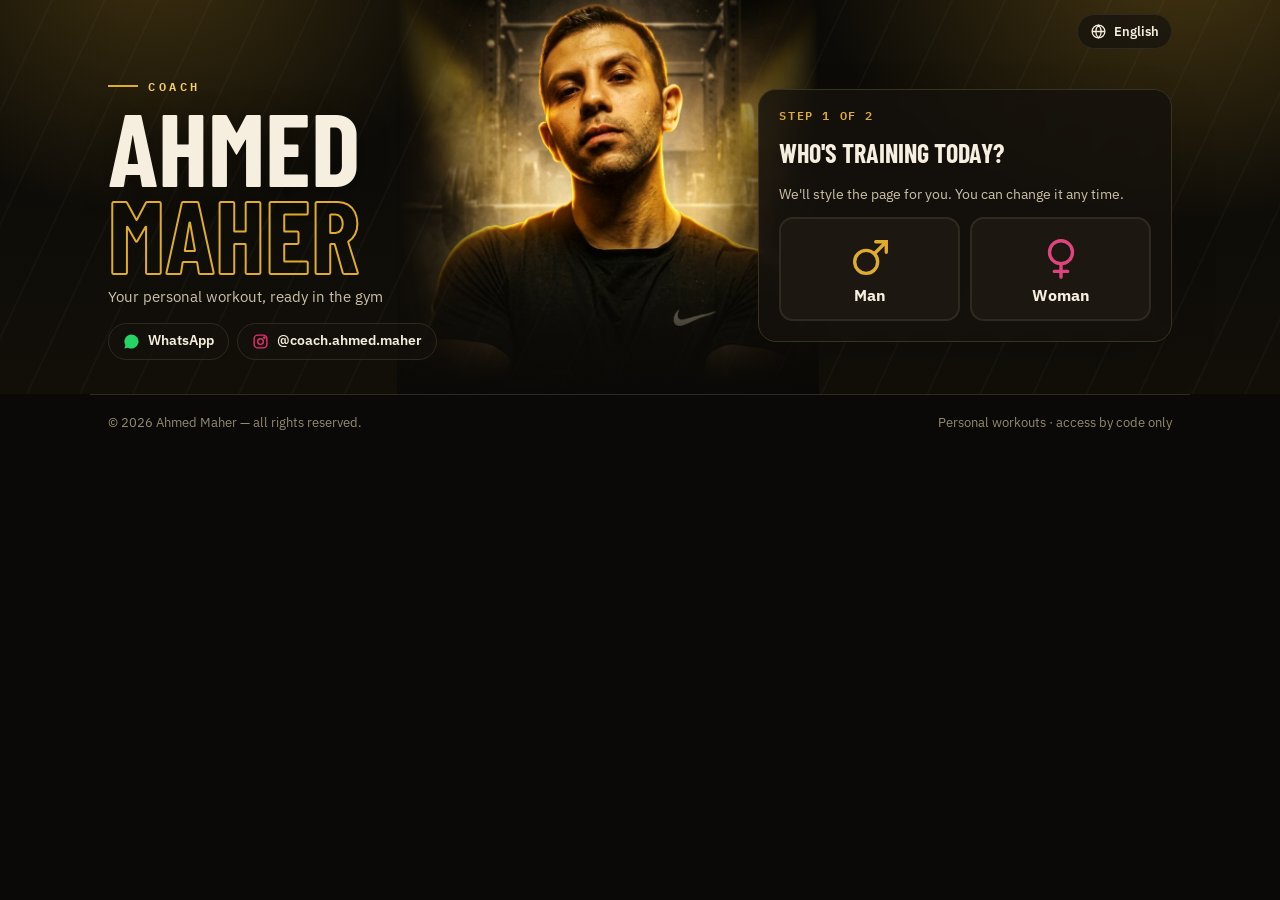
<file: index.html>
<!DOCTYPE html>
<html lang="en" data-g="m">
<head>
<meta charset="utf-8">
<meta name="viewport" content="width=device-width, initial-scale=1">
<meta name="robots" content="noindex, nofollow">
<meta name="theme-color" content="#0a0907">
<title>Ahmed Maher Workouts</title>
<link rel="icon" type="image/png" href="assets/favicon.png">
<link rel="apple-touch-icon" href="assets/apple-touch-icon.png">
<link rel="preconnect" href="https://fonts.googleapis.com">
<link rel="preconnect" href="https://fonts.gstatic.com" crossorigin>
<link href="https://fonts.googleapis.com/css2?family=Barlow+Condensed:wght@600;700&family=IBM+Plex+Sans:wght@400;500;600;700&family=IBM+Plex+Mono:wght@500;600&family=IBM+Plex+Sans+Arabic:wght@400;600;700&family=Noto+Sans+Devanagari:wght@400;600;700&family=Poppins:wght@400;500;600;700;800&display=swap" rel="stylesheet">
<link rel="stylesheet" href="assets/style.css?v=10">
<script>try{var g=localStorage.getItem("amw-g");if(g)document.documentElement.dataset.g=g;}catch(e){}</script>
</head>
<body>
<section class="band">
  <div class="coachpic" aria-hidden="true"><img src="images/coach.jpg" alt="" draggable="false"></div>
  <div class="bar-top">
    <div class="pills">
    </div>
    <div class="langwrap">
      <button type="button" class="pill" id="globe" aria-haspopup="true" aria-expanded="false" aria-controls="langmenu">
        <svg width="17" height="17" viewBox="0 0 24 24" fill="none" stroke="currentColor" stroke-width="1.8" aria-hidden="true"><circle cx="12" cy="12" r="9"/><path d="M3 12h18M12 3c2.6 2.6 3.9 5.6 3.9 9s-1.3 6.4-3.9 9c-2.6-2.6-3.9-5.6-3.9-9S9.4 5.6 12 3Z"/></svg>
        <span id="langname">English</span>
      </button>
      <div class="langmenu" id="langmenu" role="menu" hidden></div>
    </div>
  </div>
  <div class="band-in">
    <div>
      <span class="role" data-i="role">Coach</span>
      <h1 class="word" dir="ltr"><span class="solid" id="first">AHMED</span><span class="outline" id="last">MAHER</span></h1>
      <p class="tagline" data-i="tagline"></p>
      <div class="contact" id="contact"></div>
    </div>
    <div class="panel">
      <div class="step" id="step1">
        <span class="stepno" data-i="step1">Step 1 of 2</span>
        <h2 data-i="chooseTitle">Who's training today?</h2>
        <p data-i="chooseSub"></p>
        <div class="gpick">
          <button type="button" class="gbtn m" data-gender="m" aria-pressed="false">
            <svg viewBox="0 0 48 48" fill="none" stroke="currentColor" stroke-width="3.5" stroke-linecap="round" aria-hidden="true"><circle cx="20" cy="28" r="12"/><path d="M29 19 41 7M30 7h11v11"/></svg>
            <span data-i="man">Man</span></button>
          <button type="button" class="gbtn f" data-gender="f" aria-pressed="false">
            <svg viewBox="0 0 48 48" fill="none" stroke="currentColor" stroke-width="3.5" stroke-linecap="round" aria-hidden="true"><circle cx="24" cy="18" r="12"/><path d="M24 30v14M17 38h14"/></svg>
            <span data-i="woman">Woman</span></button>
        </div>
      </div>
      <form class="step" id="step2" autocomplete="off">
        <div class="stephead"><span class="stepno" data-i="step2">Step 2 of 2</span><button type="button" class="chg" id="chg"><span id="gicon"></span><span id="gname"></span> · <span data-i="change">Change</span></button></div>
        <h2 data-i="findTitle">Your workout</h2>
        <p data-i="findSub"></p>
        <label for="code" style="position:absolute;left:-9999px" data-i="codeLabel">Client code</label>
        <div class="search" dir="ltr">
          <svg width="20" height="20" viewBox="0 0 24 24" fill="none" stroke="#7b8592" stroke-width="2" style="align-self:center;margin-left:8px" aria-hidden="true"><circle cx="11" cy="11" r="7"/><path d="m20 20-3.5-3.5"/></svg>
          <input id="code" placeholder="e.g. HIBA-7K4Q2M" maxlength="40" spellcheck="false" autocapitalize="characters">
          <button type="submit" id="go"><svg width="16" height="16" viewBox="0 0 24 24" fill="none" stroke="currentColor" stroke-width="2.6" aria-hidden="true"><path d="M5 12h14M13 6l6 6-6 6"/></svg><span data-i="go">Open my workout</span></button>
        </div>
        <div class="msg" id="msg" role="status" aria-live="polite"></div>
        <div class="legal"><svg width="15" height="15" viewBox="0 0 24 24" fill="none" stroke="currentColor" stroke-width="2" aria-hidden="true" style="flex:none;margin-top:1px"><rect x="4" y="10" width="16" height="11" rx="2"/><path d="M8 10V7a4 4 0 0 1 8 0v3"/></svg><span id="legal"></span></div>
      </form>
    </div>
  </div>
</section>

<main id="workout" hidden></main>
<footer class="sitefoot"><span id="copy"></span><span data-i="foot2"></span></footer>
<div id="restpill" hidden role="timer" aria-live="off"><span data-i="restLeft">Rest</span><b>1:00</b><button type="button" data-i="skip">Skip</button></div>

<script src="assets/config.js?v=10"></script>
<script src="assets/i18n.js?v=10"></script>
<script src="assets/crypto.js?v=10"></script>
<script src="assets/photos.js?v=10"></script>
<script src="assets/anatomy.js?v=10"></script>
<script src="assets/workout.js?v=10"></script>
<script>
(function () {
  const S = window.SITE, $ = id => document.getElementById(id), T = I18N.t, html = document.documentElement;
  let gender = null, current = null, curId = null, lastMsg = null;
  try { gender = localStorage.getItem("amw-g"); } catch (e) {}
  $("first").textContent = S.coachFirst; $("last").textContent = S.coachLast;

  const ICON = { m: '<svg width="16" height="16" viewBox="0 0 48 48" fill="none" stroke="currentColor" stroke-width="4.5" stroke-linecap="round"><circle cx="20" cy="28" r="12"/><path d="M29 19 41 7M30 7h11v11"/></svg>',
                 f: '<svg width="16" height="16" viewBox="0 0 48 48" fill="none" stroke="currentColor" stroke-width="4.5" stroke-linecap="round"><circle cx="24" cy="18" r="12"/><path d="M24 30v14M17 38h14"/></svg>' };
  function setGender(g, go) {
    gender = g; html.dataset.g = g; try { localStorage.setItem("amw-g", g); } catch (e) {}
    document.querySelector('meta[name="theme-color"]').content = g === "f" ? "#fff6f8" : "#0a0907";
    document.querySelectorAll(".gbtn").forEach(b => b.setAttribute("aria-pressed", String(b.dataset.gender === g)));
    $("gicon").innerHTML = ICON[g]; $("gname").textContent = T(g === "f" ? "woman" : "man");
    if (go) { $("step1").classList.remove("on"); $("step2").classList.add("on"); $("code").focus({ preventScroll: true }); }
    if (current) draw();
  }
  function contact() {
    const a = [];
    if (S.whatsapp) a.push(`<a class="wa" href="https://wa.me/${S.whatsapp.replace(/\D/g, "")}" target="_blank" rel="noopener"><svg width="17" height="17" viewBox="0 0 24 24" fill="currentColor" aria-hidden="true"><path d="M12 2a10 10 0 0 0-8.6 15.1L2 22l5-1.3A10 10 0 1 0 12 2Zm4.5 12.1c-.2-.1-1.5-.7-1.7-.8s-.4-.1-.6.1-.7.8-.8 1-.3.2-.5.1a6.7 6.7 0 0 1-3.3-2.9c-.3-.4.2-.4.7-1.4a.5.5 0 0 0 0-.5l-.8-1.8c-.2-.5-.4-.4-.6-.4h-.5a1 1 0 0 0-.7.3 3 3 0 0 0-.9 2.2 5.2 5.2 0 0 0 1.1 2.7 11.8 11.8 0 0 0 4.5 4c1.7.7 2.4.8 3.2.6a2.8 2.8 0 0 0 1.8-1.3 2.3 2.3 0 0 0 .2-1.3c-.1-.1-.3-.2-.6-.3Z"/></svg><span>${T("wa")}</span></a>`);
    if (S.instagram) a.push(`<a class="ig" href="https://www.instagram.com/${S.instagram}/" target="_blank" rel="noopener"><svg width="17" height="17" viewBox="0 0 24 24" fill="none" stroke="currentColor" stroke-width="2" aria-hidden="true"><rect x="3" y="3" width="18" height="18" rx="5"/><circle cx="12" cy="12" r="4"/><circle cx="17.5" cy="6.5" r="1" fill="currentColor"/></svg><span dir="ltr">@${S.instagram}</span></a>`);
    $("contact").innerHTML = a.join("");
  }
  function setMsg(kind, key, vars) { lastMsg = [kind, key, vars]; $("msg").className = "msg" + (kind === "ok" ? " ok" : ""); $("msg").textContent = key ? T(key, vars) : ""; }
  function apply() {
    const l = I18N.lang, name = T("coach");
    html.lang = l; html.dir = I18N.dir();
    document.querySelectorAll("[data-i]").forEach(n => n.textContent = T(n.dataset.i));
    $("legal").textContent = T("legal", { name });
    $("copy").textContent = T("foot", { year: new Date().getFullYear(), name });
    $("langname").textContent = I18N.langs[l]._name;
    $("langmenu").innerHTML = I18N.order.map(k => `<button type="button" role="menuitemradio" aria-checked="${k === l}" data-l="${k}" lang="${k}" dir="${I18N.langs[k]._dir}">${I18N.langs[k]._name}${k === l ? " ✓" : ""}</button>`).join("");
    if (gender) $("gname").textContent = T(gender === "f" ? "woman" : "man");
    contact(); if (lastMsg) setMsg(...lastMsg); if (current) draw();
  }
  const menu = $("langmenu"), globe = $("globe");
  const closeMenu = () => { menu.hidden = true; globe.setAttribute("aria-expanded", "false"); };
  globe.addEventListener("click", e => { e.stopPropagation(); const o = menu.hidden; menu.hidden = !o; globe.setAttribute("aria-expanded", String(o)); });
  menu.addEventListener("click", e => { const b = e.target.closest("button[data-l]"); if (!b) return; I18N.set(b.dataset.l); closeMenu(); apply(); });
  document.addEventListener("click", e => { if (!e.target.closest(".langwrap")) closeMenu(); });
  document.addEventListener("keydown", e => { if (e.key === "Escape") closeMenu(); });
  document.querySelectorAll(".gbtn").forEach(b => b.addEventListener("click", () => setGender(b.dataset.gender, true)));
  $("chg").addEventListener("click", () => { $("step2").classList.remove("on"); $("step1").classList.add("on"); setMsg("", ""); });
  document.addEventListener("contextmenu", e => { if (e.target.tagName !== "INPUT") e.preventDefault(); });

  function draw() {
    Workout.render($("workout"), current, curId, gender || current.gender || "m", () => {
      current = null; $("workout").hidden = true; $("workout").innerHTML = ""; document.body.classList.remove("inwork"); window.scrollTo({ top: 0 }); });
    $("workout").hidden = false; document.body.classList.add("inwork");
  }
  async function open(code) {
    const c = Vault.normCode(code), btn = $("go");
    if (c.length < 4) { setMsg("", "msgShort"); return; }
    btn.disabled = true; setMsg("ok", "msgChecking");
    try {
      const id = await Vault.reportId(c);
      const res = await fetch("workouts/" + id + ".json", { cache: "no-store" });
      if (!res.ok) throw 0;
      current = await Vault.decryptReport(c, await res.json()); curId = id;
      if (!gender && current.gender) setGender(current.gender, false);
      setMsg("ok", "msgReady", { name: current.client.split(" ")[0] });
      draw(); window.scrollTo({ top: 0 });
    } catch (e) { setMsg("", "msgNotFound"); }
    finally { btn.disabled = false; }
  }
  $("step2").addEventListener("submit", e => { e.preventDefault(); open($("code").value); });

  if (gender) setGender(gender, false);
  $("step1").classList.add("on");
  apply();
})();
</script>
</body>
</html>
</file>
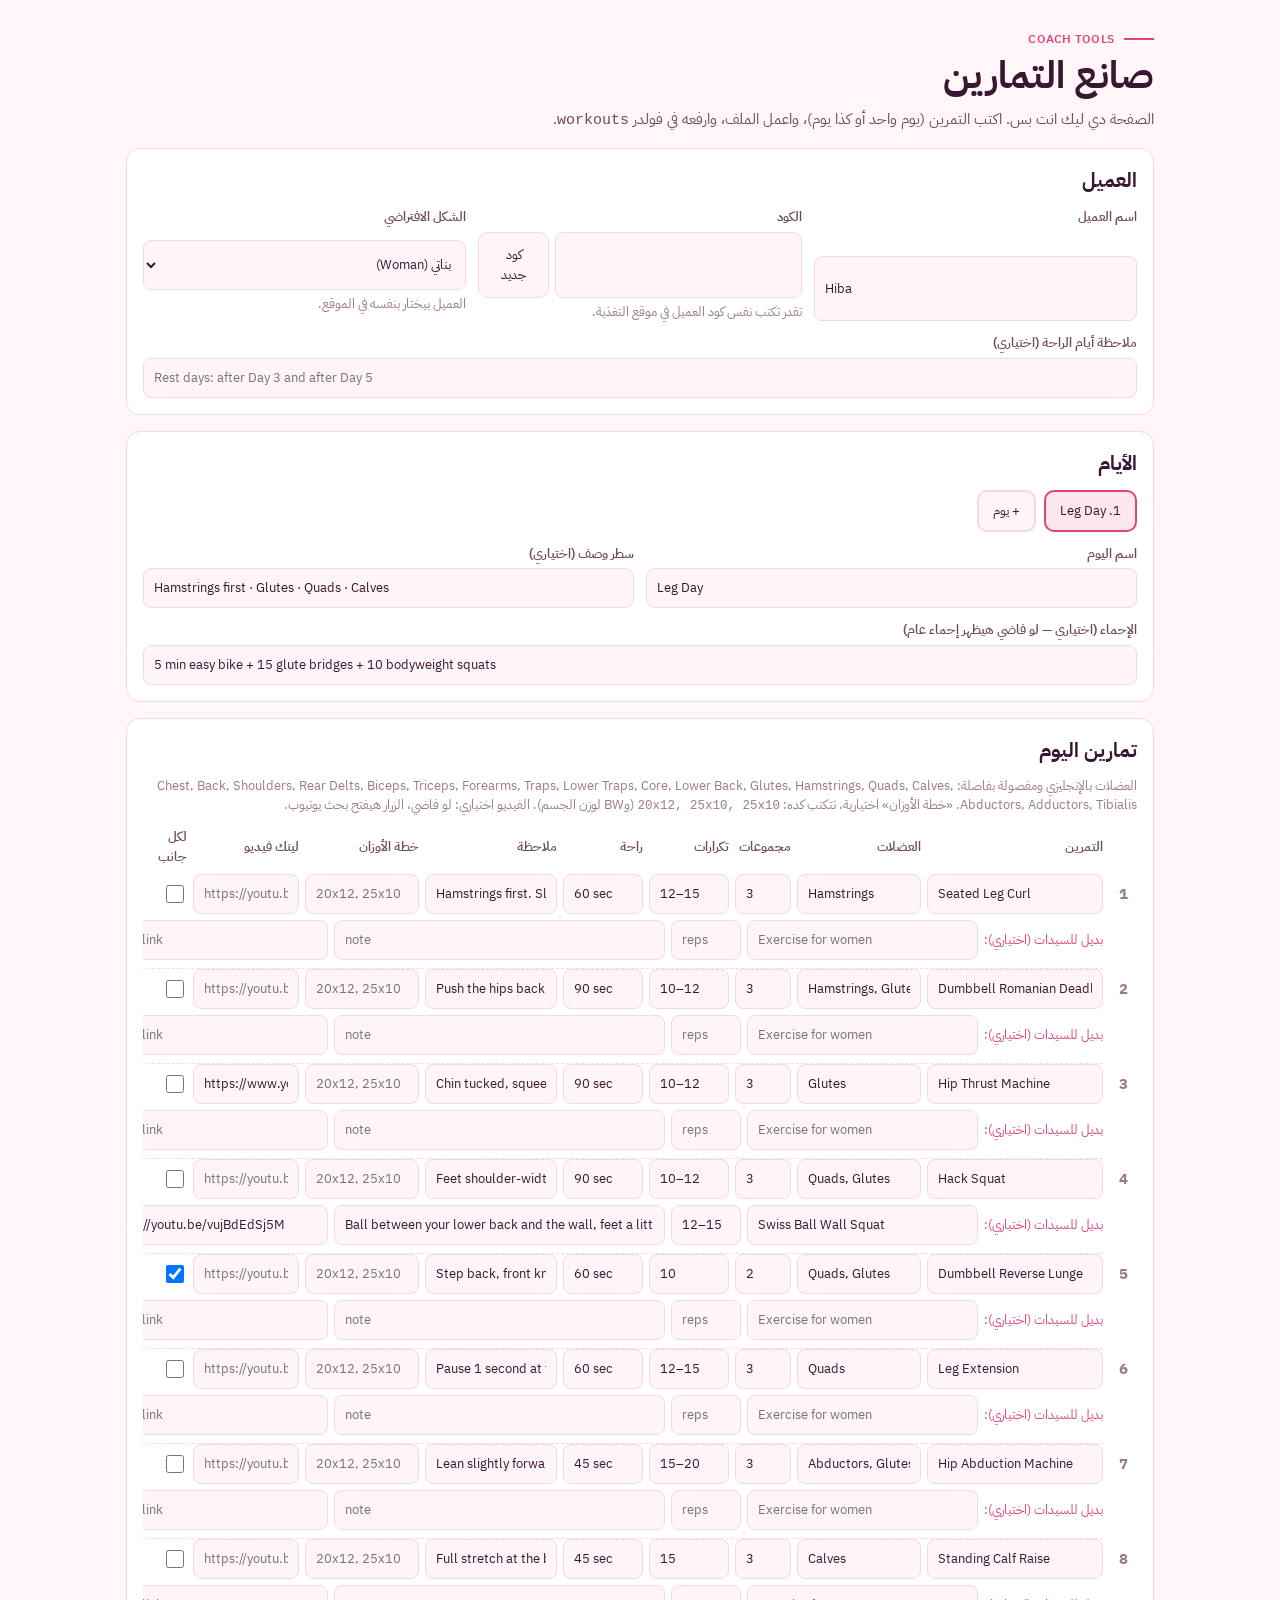
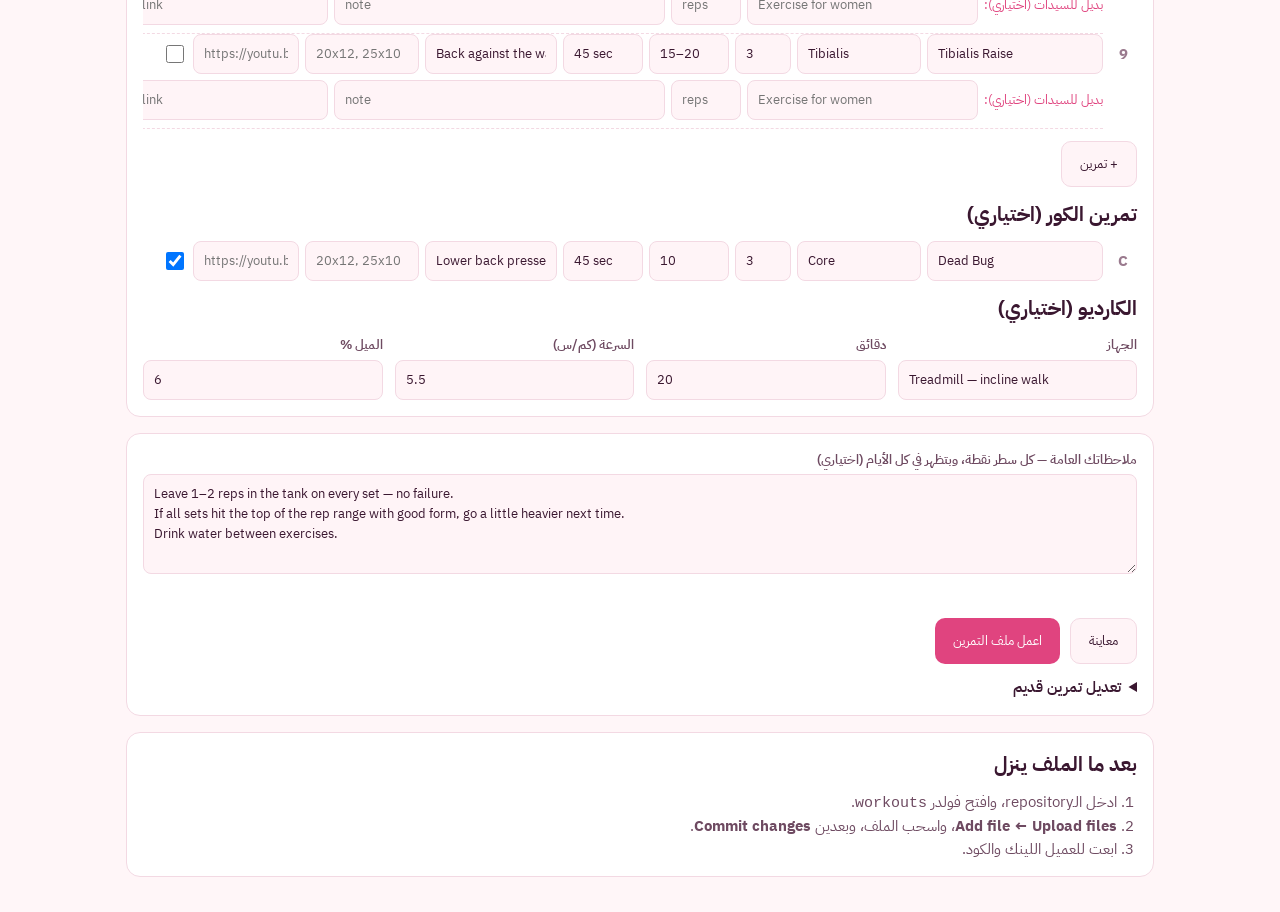
<file: admin.html>
<!DOCTYPE html>
<html lang="ar" dir="rtl" data-g="m">
<head>
<meta charset="utf-8">
<meta name="viewport" content="width=device-width, initial-scale=1">
<meta name="robots" content="noindex, nofollow">
<title>Workout Maker</title>
<link rel="icon" type="image/png" href="assets/favicon.png">
<link rel="preconnect" href="https://fonts.googleapis.com">
<link rel="preconnect" href="https://fonts.gstatic.com" crossorigin>
<link href="https://fonts.googleapis.com/css2?family=Barlow+Condensed:wght@600;700&family=IBM+Plex+Sans:wght@400;500;600;700&family=IBM+Plex+Mono:wght@500;600&family=IBM+Plex+Sans+Arabic:wght@400;600;700&family=Poppins:wght@400;600;700;800&display=swap" rel="stylesheet">
<link rel="stylesheet" href="assets/style.css?v=10">
<style>
  body{-webkit-user-select:auto;user-select:auto;font-family:"IBM Plex Sans Arabic",var(--body)}
  .adm{max-width:1060px;margin:0 auto;padding:24px 16px 40px;display:grid;gap:16px}
  .adm h1{font-size:38px;font-family:"IBM Plex Sans Arabic",sans-serif}
  .box{background:var(--card);border:1px solid var(--line);border-radius:14px;padding:16px;display:grid;gap:12px}
  .box h2{font-size:20px;font-family:"IBM Plex Sans Arabic",sans-serif;text-transform:none}
  .grid{display:grid;grid-template-columns:repeat(auto-fit,minmax(200px,1fr));gap:12px}
  .row{display:grid;gap:5px}
  .row label,.th{font-weight:600;font-size:13px;color:var(--ink2)}
  input,select,textarea{font:14px/1.4 inherit;font-family:inherit;padding:9px 10px;border:1px solid var(--line);border-radius:8px;background:var(--card2);color:var(--ink);width:100%;min-width:0}
  .ltr{direction:ltr;text-align:left}
  .mono{font-family:"IBM Plex Mono",monospace;letter-spacing:.05em}
  .tbl{display:grid;gap:8px;overflow-x:auto}
  .er{display:grid;grid-template-columns:28px 2fr 1.4fr 56px 80px 80px 1.5fr 1.3fr 1.2fr 50px 34px;gap:6px;align-items:center;min-width:1040px}
  .er .alt{grid-column:2 / -1;display:grid;grid-template-columns:auto 1.4fr 70px 2fr 1.4fr;gap:6px;align-items:center;font-size:12.5px;color:var(--accent);padding-bottom:8px;border-bottom:1px dashed var(--line)}
  .er .n{font-weight:700;color:var(--muted);text-align:center}
  .er input[type=checkbox]{width:18px;height:18px}
  .del{border:0;background:var(--soft);color:var(--bad);border-radius:8px;height:36px;cursor:pointer;font-weight:700}
  .btn{border:0;border-radius:10px;background:var(--accent);color:#fff;font:700 15px/1 inherit;font-family:inherit;padding:12px 18px;cursor:pointer}
  .btn.alt{background:var(--card2);color:var(--ink);border:1px solid var(--line)}
  .btns{display:flex;flex-wrap:wrap;gap:10px}
  .tabs{display:flex;flex-wrap:wrap;gap:8px;align-items:center}
  .tab{border:2px solid var(--line);background:var(--card2);color:var(--ink);border-radius:10px;padding:9px 14px;font:700 14px/1 inherit;font-family:inherit;cursor:pointer}
  .tab.on{border-color:var(--accent);background:var(--soft)}
  .out{background:var(--soft);border-radius:10px;padding:14px;display:none;gap:6px}
  .out code{font-family:"IBM Plex Mono",monospace;direction:ltr;display:inline-block;background:var(--card);padding:2px 8px;border-radius:5px}
  .err{color:var(--bad);font-weight:600;min-height:20px}
  ol{margin:0;padding-inline-start:20px;color:var(--ink2)}
  small{color:var(--muted)}
</style>
</head>
<body>
<div class="adm">
  <div><span class="role">Coach tools</span><h1>صانع التمارين</h1><p style="margin:4px 0 0;color:var(--ink2)">الصفحة دي ليك انت بس. اكتب التمرين (يوم واحد أو كذا يوم)، واعمل الملف، وارفعه في فولدر <code class="ltr">workouts</code>.</p></div>

  <div class="box">
    <h2>العميل</h2>
    <div class="grid">
      <div class="row"><label for="client">اسم العميل</label><input id="client" class="ltr" value="Hiba"></div>
      <div class="row"><label for="code">الكود</label><div style="display:flex;gap:6px"><input id="code" class="ltr mono"><button class="btn alt" id="gen" type="button">كود جديد</button></div><small>تقدر تكتب نفس كود العميل في موقع التغذية.</small></div>
      <div class="row"><label for="gender">الشكل الافتراضي</label><select id="gender"><option value="f">بناتي (Woman)</option><option value="m">رجالي (Man)</option></select><small>العميل بيختار بنفسه في الموقع.</small></div>
    </div>
    <div class="row"><label for="restNote">ملاحظة أيام الراحة (اختياري)</label><input id="restNote" class="ltr" placeholder="Rest days: after Day 3 and after Day 5"></div>
  </div>

  <div class="box">
    <h2>الأيام</h2>
    <div class="tabs" id="tabs"></div>
    <div class="grid">
      <div class="row"><label for="title">اسم اليوم</label><input id="title" class="ltr"></div>
      <div class="row"><label for="subtitle">سطر وصف (اختياري)</label><input id="subtitle" class="ltr"></div>
    </div>
    <div class="row"><label for="warmup">الإحماء (اختياري — لو فاضي هيظهر إحماء عام)</label><input id="warmup" class="ltr"></div>
  </div>

  <div class="box">
    <h2>تمارين اليوم</h2>
    <small>العضلات بالإنجليزي ومفصولة بفاصلة: Chest, Back, Shoulders, Rear Delts, Biceps, Triceps, Forearms, Traps, Lower Traps, Core, Lower Back, Glutes, Hamstrings, Quads, Calves, Abductors, Adductors, Tibialis.
      «خطة الأوزان» اختيارية، تتكتب كده: <code class="ltr">20x12, 25x10, 25x10</code> (وBW لوزن الجسم). الفيديو اختياري: لو فاضي، الزرار هيفتح بحث يوتيوب.</small>
    <div class="tbl">
      <div class="er th"><span></span><span>التمرين</span><span>العضلات</span><span>مجموعات</span><span>تكرارات</span><span>راحة</span><span>ملاحظة</span><span>خطة الأوزان</span><span>لينك فيديو</span><span>لكل جانب</span><span></span></div>
      <div id="rows"></div>
    </div>
    <div><button class="btn alt" id="add" type="button">+ تمرين</button></div>
    <h2>تمرين الكور (اختياري)</h2>
    <div class="tbl"><div id="corerow"></div></div>
    <h2>الكارديو (اختياري)</h2>
    <div class="grid">
      <div class="row"><label for="cm">الجهاز</label><input id="cm" class="ltr"></div>
      <div class="row"><label for="cmin">دقائق</label><input id="cmin" class="ltr"></div>
      <div class="row"><label for="cs">السرعة (كم/س)</label><input id="cs" class="ltr"></div>
      <div class="row"><label for="ci">الميل %</label><input id="ci" class="ltr"></div>
    </div>
  </div>

  <div class="box">
    <div class="row"><label for="notes">ملاحظاتك العامة — كل سطر نقطة، وبتظهر في كل الأيام (اختياري)</label><textarea id="notes" rows="4" class="ltr">Leave 1–2 reps in the tank on every set — no failure.
If all sets hit the top of the rep range with good form, go a little heavier next time.
Drink water between exercises.</textarea></div>
    <div class="err" id="err" role="alert"></div>
    <div class="btns"><button class="btn alt" id="preview" type="button">معاينة</button><button class="btn" id="make" type="button">اعمل ملف التمرين</button></div>
    <div class="out" id="out"></div>
    <details><summary style="cursor:pointer;font-weight:600">تعديل تمرين قديم</summary>
      <div class="grid" style="margin-top:10px"><div class="row"><label for="oldcode">كود العميل</label><input id="oldcode" class="ltr mono"></div>
      <div class="row"><label for="oldfile">ملف التمرين (.json)</label><input type="file" id="oldfile" accept=".json"></div></div>
      <small>اكتب الكود الأول، وبعدين اختار الملف، وهيتملا الفورم بالتمرين القديم.</small>
    </details>
  </div>

  <div class="box"><h2>بعد ما الملف ينزل</h2>
    <ol><li>ادخل الـrepository، وافتح فولدر <code class="ltr">workouts</code>.</li><li><b>Add file ← Upload files</b>، واسحب الملف، وبعدين <b>Commit changes</b>.</li><li>ابعت للعميل اللينك والكود.</li></ol></div>
</div>
<main id="workout" hidden></main>
<div id="restpill" hidden><span>Rest</span><b>1:00</b><button type="button">Skip</button></div>

<script src="assets/config.js?v=10"></script>
<script src="assets/i18n.js?v=10"></script>
<script src="assets/crypto.js?v=10"></script>
<script src="assets/photos.js?v=10"></script>
<script src="assets/anatomy.js?v=10"></script>
<script src="assets/workout.js?v=10"></script>
<script>
(function () {
  const $ = id => document.getElementById(id);
  const LEG_DAY = {
    name: "Leg Day", subtitle: "Hamstrings first · Glutes · Quads · Calves", warmup: "5 min easy bike + 15 glute bridges + 10 bodyweight squats",
    exercises: [
      { name: "Seated Leg Curl", muscles: ["Hamstrings"], sets: 3, reps: "12–15", rest: "60 sec", note: "Hamstrings first. Slow 3-second lowering, toes pointed up." },
      { name: "Dumbbell Romanian Deadlift", muscles: ["Hamstrings", "Glutes"], sets: 3, reps: "10–12", rest: "90 sec", note: "Push the hips back, dumbbells close to the legs, back flat." },
      { name: "Hip Thrust Machine", muscles: ["Glutes"], sets: 3, reps: "10–12", rest: "90 sec", note: "Chin tucked, squeeze the glutes 2 seconds at the top.", video: "https://www.youtube.com/shorts/CO3V68I7CbE?feature=share" },
      { name: "Hack Squat", muscles: ["Quads", "Glutes"], sets: 3, reps: "10–12", rest: "90 sec", note: "Feet shoulder-width, go as deep as you control. (Replaces the leg press.)",
        alt: { f: { name: "Swiss Ball Wall Squat", reps: "12–15", note: "Ball between your lower back and the wall, feet a little forward. Sit down to knee level, push up through the heels.", video: "https://youtu.be/vujBdEdSj5M" } } },
      { name: "Dumbbell Reverse Lunge", muscles: ["Quads", "Glutes"], sets: 2, reps: "10", rest: "60 sec", note: "Step back, front knee over the foot. Reps per leg.", perSide: true },
      { name: "Leg Extension", muscles: ["Quads"], sets: 3, reps: "12–15", rest: "60 sec", note: "Pause 1 second at the top." },
      { name: "Hip Abduction Machine", muscles: ["Abductors", "Glutes"], sets: 3, reps: "15–20", rest: "45 sec", note: "Lean slightly forward, push the knees out and hold 1 second." },
      { name: "Standing Calf Raise", muscles: ["Calves"], sets: 3, reps: "15", rest: "45 sec", note: "Full stretch at the bottom, pause at the top." },
      { name: "Tibialis Raise", muscles: ["Tibialis"], sets: 3, reps: "15–20", rest: "45 sec", note: "Back against the wall, heels about a foot forward. Lift the toes as high as you can, lower slowly." }
    ],
    core: { name: "Dead Bug", muscles: ["Core"], sets: 3, reps: "10", rest: "45 sec", note: "Lower back pressed into the floor. Reps per side.", perSide: true },
    cardio: { machine: "Treadmill — incline walk", minutes: "20", speed: "5.5", incline: "6" }
  };
  const blankDay = n => ({ name: "Day " + n, subtitle: "", warmup: "", exercises: [], core: null, cardio: null });
  let days = [JSON.parse(JSON.stringify(LEG_DAY))], cur = 0;

  const v = s => String(s ?? "").replace(/"/g, "&quot;");
  const planTxt = p => (p || []).map(x => `${x[0] || "BW"}x${x[1]}`).join(", ");
  const parsePlan = s => s.split(",").map(x => x.trim()).filter(Boolean).map(x => { const [k, r] = x.split(/\s*[x×*]\s*/i); return [/^bw$/i.test(k || "") ? "" : (k || "").trim(), (r || "").trim()]; });
  const rowHTML = (e, i, core) => { e = e || {}; const a = (e.alt && e.alt.f) || {};
    return `<div class="er" data-core="${core ? 1 : 0}"><span class="n">${core ? "C" : i + 1}</span>
    <input class="ltr f-name" value="${v(e.name)}" placeholder="Exercise"><input class="ltr f-mus" value="${v((e.muscles || []).join(", "))}" placeholder="Chest, Triceps">
    <input class="ltr f-sets" value="${v(e.sets)}"><input class="ltr f-reps" value="${v(e.reps)}"><input class="ltr f-rest" value="${v(e.rest)}">
    <input class="ltr f-note" value="${v(e.note)}"><input class="ltr f-plan" value="${v(planTxt(e.plan))}" placeholder="20x12, 25x10"><input class="ltr f-vid" value="${v(e.video)}" placeholder="https://youtu.be/…">
    <input type="checkbox" class="f-side" ${e.perSide ? "checked" : ""}>${core ? "<span></span>" : `<button class="del" type="button" aria-label="حذف">✕</button>`}
    ${core ? "" : `<div class="alt"><span>بديل للسيدات (اختياري):</span><input class="ltr a-name" value="${v(a.name)}" placeholder="Exercise for women"><input class="ltr a-reps" value="${v(a.reps)}" placeholder="reps"><input class="ltr a-note" value="${v(a.note)}" placeholder="note"><input class="ltr a-vid" value="${v(a.video)}" placeholder="video link"></div>`}</div>`; };
  const readRow = el => { const q = c => el.querySelector(c); const e = { name: q(".f-name").value.trim(), muscles: q(".f-mus").value.split(",").map(s => s.trim()).filter(Boolean),
      sets: +q(".f-sets").value || 0, reps: q(".f-reps").value.trim(), rest: q(".f-rest").value.trim(), note: q(".f-note").value.trim(), video: q(".f-vid").value.trim(), perSide: q(".f-side").checked };
    const pl = parsePlan(q(".f-plan").value); if (pl.length) e.plan = pl;
    if (q(".a-name") && q(".a-name").value.trim()) e.alt = { f: { name: q(".a-name").value.trim(), reps: q(".a-reps").value.trim(), note: q(".a-note").value.trim(), video: q(".a-vid").value.trim() } };
    return e; };

  function renum() { [...$("rows").children].forEach((el, i) => el.querySelector(".n").textContent = i + 1); }
  function saveCur() {
    const D = days[cur]; D.name = $("title").value.trim(); D.subtitle = $("subtitle").value.trim(); D.warmup = $("warmup").value.trim();
    D.exercises = [...$("rows").children].map(readRow).filter(e => e.name);
    const c = readRow($("corerow").firstElementChild); D.core = c.name ? c : null;
    D.cardio = $("cmin").value.trim() ? { machine: $("cm").value.trim(), minutes: $("cmin").value.trim(), speed: $("cs").value.trim(), incline: $("ci").value.trim() } : null;
  }
  function loadDay(i) {
    cur = i; const D = days[i];
    $("title").value = D.name || ""; $("subtitle").value = D.subtitle || ""; $("warmup").value = D.warmup || "";
    $("rows").innerHTML = (D.exercises || []).map((e, j) => rowHTML(e, j)).join("");
    $("corerow").innerHTML = rowHTML(D.core, 0, true);
    const c = D.cardio || {}; $("cm").value = c.machine || ""; $("cmin").value = c.minutes || ""; $("cs").value = c.speed || ""; $("ci").value = c.incline || "";
    renum(); tabs();
  }
  function tabs() {
    $("tabs").innerHTML = days.map((d, i) => `<button type="button" class="tab${i === cur ? " on" : ""}" data-t="${i}">${i + 1}. ${d.name || "Day " + (i + 1)}</button>`).join("")
      + `<button type="button" class="tab" id="addday">+ يوم</button>` + (days.length > 1 ? `<button type="button" class="tab" id="delday" style="color:var(--bad)">✕ احذف اليوم ده</button>` : "");
  }
  $("tabs").addEventListener("click", e => {
    const b = e.target.closest("button"); if (!b) return; saveCur();
    if (b.id === "addday") { days.push(blankDay(days.length + 1)); loadDay(days.length - 1); }
    else if (b.id === "delday") { days.splice(cur, 1); loadDay(Math.max(0, cur - 1)); }
    else loadDay(+b.dataset.t);
  });
  $("rows").addEventListener("click", e => { if (e.target.classList.contains("del")) { e.target.closest(".er").remove(); renum(); } });
  $("add").addEventListener("click", () => { $("rows").insertAdjacentHTML("beforeend", rowHTML({ sets: 3, reps: "10–12", rest: "60 sec" }, 0)); renum(); });

  function build() {
    saveCur();
    if (!$("client").value.trim()) { $("err").textContent = "اكتب اسم العميل."; return null; }
    const empty = days.findIndex(d => !d.exercises.length);
    if (empty >= 0) { $("err").textContent = `اليوم ${empty + 1} مفيهوش تمارين.`; return null; }
    $("err").textContent = "";
    const base = { client: $("client").value.trim(), gender: $("gender").value, notes: $("notes").value.split("\n").map(s => s.trim()).filter(Boolean),
      restNote: $("restNote").value.trim(), made: new Date().toISOString().slice(0, 10) };
    if (days.length === 1) { const D = days[0]; return { ...base, title: D.name, subtitle: D.subtitle, warmup: D.warmup, exercises: D.exercises, core: D.core, cardio: D.cardio }; }
    return { ...base, days: days.map(d => ({ ...d })) };
  }
  $("gen").addEventListener("click", () => {
    const abc = "ABCDEFGHJKMNPQRSTUVWXYZ23456789", r = crypto.getRandomValues(new Uint8Array(6));
    const base = ($("client").value || "CLIENT").toUpperCase().replace(/[^A-Z0-9]/g, "").slice(0, 10) || "CLIENT";
    $("code").value = base + "-" + [...r].map(x => abc[x % abc.length]).join("");
  });
  $("gender").addEventListener("change", () => document.documentElement.dataset.g = $("gender").value);
  $("preview").addEventListener("click", () => { const W = build(); if (!W) return; const m = $("workout"); m.hidden = false;
    document.documentElement.dataset.g = W.gender;
    Workout.render(m, W, "preview-" + Date.now(), W.gender, () => { m.hidden = true; m.innerHTML = ""; window.scrollTo({ top: 0 }); }); m.scrollIntoView({ behavior: "smooth" }); });
  $("make").addEventListener("click", async () => {
    const W = build(); if (!W) return;
    const code = Vault.normCode($("code").value);
    if (code.length < 6) { $("err").textContent = "الكود لازم يكون 6 حروف/أرقام على الأقل. دوس «كود جديد» أو اكتب كود العميل."; return; }
    $("code").value = code;
    const id = await Vault.reportId(code), file = await Vault.encryptReport(code, W);
    const a = document.createElement("a"); a.href = URL.createObjectURL(new Blob([JSON.stringify(file)], { type: "application/json" })); a.download = id + ".json";
    document.body.appendChild(a); a.click(); a.remove();
    $("out").style.display = "grid";
    $("out").innerHTML = `<b>الملف نزل: <code>${id}.json</code></b><span>ارفعه في فولدر <code>workouts</code>، وابعت لـ${W.client} الكود: <code>${code}</code></span>`;
  });
  $("oldfile").addEventListener("change", async () => {
    const f = $("oldfile").files[0], code = Vault.normCode($("oldcode").value); if (!f) return;
    try { const W = await Vault.decryptReport(code, JSON.parse(await f.text()));
      $("client").value = W.client; $("code").value = code; $("gender").value = W.gender || "f"; $("restNote").value = W.restNote || "";
      $("notes").value = (W.notes || []).join("\n");
      days = W.days ? W.days.map(d => ({ ...d })) : [{ name: W.title, subtitle: W.subtitle, warmup: W.warmup, exercises: W.exercises, core: W.core, cardio: W.cardio }];
      loadDay(0); $("err").textContent = "";
    } catch (e) { $("err").textContent = "الكود مش مطابق للملف ده."; }
  });
  loadDay(0);
  document.documentElement.dataset.g = $("gender").value;
})();
</script>
</body>
</html>
</file>
<file: assets/style.css>
/* Layout idea: phone-first gym companion. Two committed visual worlds chosen by the client:
   "m" = night-gym steel with an electric accent, "f" = soft blush with rose and lavender. */
[hidden]{display:none!important}
:root,[data-g="m"]{
  color-scheme: dark;
  --bg:#0a0907; --bg2:#100e0a; --card:#15120d; --card2:#1c1811; --ink:#f6efdf; --ink2:#cdc2a8; --muted:#948a72; --line:#2f2a1f;
  --accent:#e0ac2b; --accent2:#f5d06a; --accent-ink:#1a1305; --soft:#2a2213; --good:#4cc77e; --bad:#ff6b5e;
  --muscle:#f1b62d; --muscle2:#ffd979; --sil:#241f16; --silline:#3d3526;
  --radius:14px; --display:"Barlow Condensed","IBM Plex Sans Arabic","Noto Sans Devanagari","Arial Narrow",sans-serif;
  --body:"IBM Plex Sans","IBM Plex Sans Arabic","Noto Sans Devanagari",system-ui,sans-serif; --dispw:700; --disptr:uppercase;
  --hero:radial-gradient(520px 420px at 12% -12%,rgba(240,182,45,.22) 0%,transparent 62%),radial-gradient(620px 460px at 92% -14%,rgba(240,182,45,.26) 0%,transparent 60%),linear-gradient(180deg,#0b0a07,#120f09);
}
[data-g="f"]{
  color-scheme: light;
  --bg:#fff6f8; --bg2:#ffeef3; --card:#ffffff; --card2:#fff4f7; --ink:#3a1730; --ink2:#6e4a61; --muted:#9a7a8e; --line:#f3d9e3;
  --accent:#e0447f; --accent2:#8f63ec; --accent-ink:#fff; --soft:#fde6ee; --good:#1f9d5b; --bad:#d9364f;
  --muscle:#ec4f8b; --muscle2:#b48cff; --sil:#f6dfe8; --silline:#eac3d3;
  --radius:22px; --display:"Poppins","IBM Plex Sans Arabic","Noto Sans Devanagari",sans-serif;
  --body:"Poppins","IBM Plex Sans Arabic","Noto Sans Devanagari",system-ui,sans-serif; --dispw:700; --disptr:none;
  --hero:radial-gradient(700px 360px at 92% -20%,#ffd1e2 0%,transparent 62%),radial-gradient(600px 300px at 0% 120%,#e9dcff 0%,transparent 60%),linear-gradient(180deg,#fff0f5,#fff7fa);
}
*{box-sizing:border-box}
html,body{margin:0}
body{background:var(--bg);color:var(--ink);font:15px/1.5 var(--body);-webkit-font-smoothing:antialiased;-webkit-user-select:none;user-select:none;-webkit-touch-callout:none;transition:background .3s,color .3s}
input{-webkit-user-select:text;user-select:text}
h1,h2,h3{font-family:var(--display);margin:0;text-wrap:balance}
button{font-family:inherit}
button:focus-visible,a:focus-visible,input:focus-visible{outline:2px solid var(--accent);outline-offset:2px}
html[lang="ar"] body{font-family:"IBM Plex Sans Arabic",var(--body)}
html[lang="hi"] body{font-family:"Noto Sans Devanagari",var(--body)}
html[lang="ar"] h1:not(.word),html[lang="ar"] h2,html[lang="ar"] h3{font-family:"IBM Plex Sans Arabic",sans-serif;text-transform:none}
html[lang="hi"] h1:not(.word),html[lang="hi"] h2,html[lang="hi"] h3{font-family:"Noto Sans Devanagari",sans-serif;text-transform:none}
@media print{body *{display:none!important}}

/* ---------- top band ---------- */
.band{background:var(--hero);position:relative;overflow:hidden}
[data-g="m"] .band::before{content:"";position:absolute;inset:0;background:repeating-linear-gradient(115deg,transparent 0 46px,rgba(255,255,255,.025) 46px 48px);pointer-events:none}
[data-g="f"] .band::before{content:"";position:absolute;inset:0;background-image:radial-gradient(circle at 1px 1px,rgba(224,68,127,.12) 1.2px,transparent 0);background-size:22px 22px;pointer-events:none}
.bar-top{position:relative;max-width:1100px;margin:0 auto;padding:14px 18px 0;display:flex;justify-content:space-between;align-items:center;gap:10px;z-index:30}
.pills{display:flex;gap:8px;align-items:center}
.pill{display:inline-flex;align-items:center;gap:7px;border:1px solid var(--line);background:color-mix(in srgb,var(--card) 70%,transparent);color:var(--ink);border-radius:999px;padding:8px 12px;font:600 13px/1 var(--body);cursor:pointer}
.langwrap{position:relative}
.langmenu{position:absolute;inset-inline-end:0;top:calc(100% + 8px);min-width:170px;background:var(--card);border:1px solid var(--line);border-radius:12px;box-shadow:0 14px 40px rgba(0,0,0,.25);padding:6px;display:grid;gap:2px}
.langmenu button{border:0;background:transparent;text-align:start;padding:10px 12px;border-radius:8px;font:500 15px/1.2 var(--body);color:var(--ink);cursor:pointer}
.langmenu button:hover,.langmenu button:focus-visible{background:var(--soft);outline:none}
.langmenu button[aria-checked="true"]{color:var(--accent);font-weight:700}
.band-in{position:relative;max-width:1100px;margin:0 auto;padding:22px 18px 34px;display:grid;grid-template-columns:1fr 1fr;gap:30px;align-items:center}
.band-in>*{min-width:0}
.role{display:inline-flex;align-items:center;gap:10px;font:600 12px/1 "IBM Plex Mono",monospace;letter-spacing:.3em;text-transform:uppercase;color:var(--accent)}
.role::before{content:"";width:30px;height:2px;background:var(--accent)}
.word{font-family:"Barlow Condensed","Arial Narrow",sans-serif;font-weight:700;line-height:.84;text-transform:uppercase;font-size:clamp(58px,10vw,118px);margin:8px 0 10px}
[data-g="f"] .word{font-family:"Poppins",sans-serif;font-weight:800;line-height:.9;font-size:clamp(46px,8vw,96px);letter-spacing:-.02em}
.word .solid{display:block;color:var(--ink)}
.word .outline{display:block;color:transparent;-webkit-text-stroke:2px var(--accent)}
[data-g="f"] .word .outline{-webkit-text-stroke:0;background:linear-gradient(90deg,var(--accent),var(--accent2));-webkit-background-clip:text;background-clip:text}
.tagline{color:var(--ink2);margin:0 0 14px;max-width:40ch}
.contact{display:flex;flex-wrap:wrap;gap:8px}
.contact a{display:inline-flex;align-items:center;gap:8px;padding:9px 14px;border-radius:999px;text-decoration:none;font:600 13.5px/1 var(--body);color:var(--ink);border:1px solid var(--line);background:color-mix(in srgb,var(--card) 60%,transparent)}
.contact .wa svg{color:#25d366}.contact .ig svg{color:#e1306c}

/* ---------- panel: gender (step 1) then code (step 2) ---------- */
.panel{background:color-mix(in srgb,var(--card) 88%,transparent);border:1px solid var(--line);border-radius:calc(var(--radius) + 4px);padding:20px;display:grid;gap:12px;grid-template-columns:minmax(0,1fr);box-shadow:0 18px 50px rgba(0,0,0,.12);backdrop-filter:blur(6px)}
.panel h2{font-size:26px;font-weight:var(--dispw);text-transform:var(--disptr)}
.panel p{margin:0;color:var(--ink2);font-size:14px}
.step{display:none}.step.on{display:grid;gap:12px}
.stepno{font:600 11.5px/1 "IBM Plex Mono",monospace;letter-spacing:.14em;text-transform:uppercase;color:var(--accent)}
html[lang="ar"] .stepno,html[lang="hi"] .stepno{letter-spacing:0;font-family:inherit}
.stephead{display:flex;justify-content:space-between;align-items:center;gap:8px;flex-wrap:wrap}
.chg{display:inline-flex;align-items:center;gap:6px;border:1px solid var(--line);background:var(--card2);color:var(--ink);border-radius:999px;padding:6px 11px;font:600 12.5px/1 var(--body);cursor:pointer}
.chg svg{color:var(--accent)}
.gpick{display:grid;grid-template-columns:1fr 1fr;gap:10px}
.gbtn{display:grid;justify-items:center;gap:6px;padding:16px 10px;border-radius:var(--radius);border:2px solid var(--line);background:var(--card2);color:var(--ink);font:700 16px/1 var(--body);cursor:pointer;transition:transform .15s,border-color .15s}
.gbtn svg{width:46px;height:46px}
.gbtn:hover{transform:translateY(-2px)}
.gbtn[aria-pressed="true"]{border-color:var(--accent);background:var(--soft)}
.gbtn.m svg{color:#e0ac2b}.gbtn.f svg{color:#e0447f}
.search{display:flex;gap:8px;background:#fff;border-radius:12px;padding:6px;box-shadow:0 8px 24px rgba(0,0,0,.15);border:1px solid var(--line)}
.search input{flex:1;min-width:0;width:100%;border:0;outline:0;font:600 18px/1 "IBM Plex Mono",monospace;letter-spacing:.1em;text-transform:uppercase;padding:12px;color:#14111a;background:transparent}
.search input::placeholder{color:#9aa4b2;letter-spacing:.04em;font-weight:500;text-transform:none;font-family:var(--body);font-size:15px}
.search button{border:0;border-radius:9px;background:var(--accent);color:var(--accent-ink);font:700 15px/1 var(--body);padding:0 18px;cursor:pointer;display:inline-flex;align-items:center;gap:8px;white-space:nowrap}
[data-g="f"] .search button{background:linear-gradient(90deg,var(--accent),var(--accent2));border-radius:999px}
[data-g="f"] .search{border-radius:999px}
.search button[disabled]{opacity:.7}
.msg{min-height:20px;font-size:13.5px;color:var(--bad)}
.msg.ok{color:var(--good)}
.legal{display:flex;gap:10px;font-size:12px;color:var(--muted);border-top:1px dashed var(--line);padding-top:10px}

/* ---------- anatomy ---------- */
.anat{display:block;height:auto;overflow:visible}
.anat .sil path,.anat .sil circle{fill:var(--sil);stroke:var(--silline);stroke-width:1.2}
.anat .mz path,.anat .mz rect,.anat .mz ellipse{fill:color-mix(in srgb,var(--silline) 70%,var(--sil));stroke:var(--bg);stroke-width:1.4}
.anat .mz.on path,.anat .mz.on rect,.anat .mz.on ellipse{fill:var(--muscle);filter:drop-shadow(0 0 6px color-mix(in srgb,var(--muscle) 55%,transparent))}
.anat .vlab{font:700 9px/1 "IBM Plex Mono",monospace;letter-spacing:.2em;fill:var(--muted);text-anchor:middle}
.anat.lg .mz.on path,.anat.lg .mz.on rect,.anat.lg .mz.on ellipse{animation:pulse 2.4s ease-in-out infinite}
@keyframes pulse{0%,100%{opacity:1}50%{opacity:.7}}
@media (prefers-reduced-motion:reduce){.anat .mz.on path,.anat .mz.on rect,.anat .mz.on ellipse{animation:none}}

/* ---------- workout ---------- */
.wwrap{max-width:760px;margin:0 auto;padding:18px 16px 60px;display:grid;gap:14px}
.wtop{display:flex}
.ghost{border:1px solid var(--line);background:var(--card);color:var(--ink);border-radius:999px;padding:8px 14px;font:600 13px/1 var(--body);cursor:pointer}
.whero{background:var(--hero);border:1px solid var(--line);border-radius:calc(var(--radius) + 4px);padding:20px;display:grid;grid-template-columns:1.2fr 1fr;gap:12px;align-items:center;overflow:hidden}
.eyebrow{font:600 12px/1 "IBM Plex Mono",monospace;letter-spacing:.16em;text-transform:uppercase;color:var(--accent)}
html[lang="ar"] .eyebrow,html[lang="hi"] .eyebrow,html[lang="ar"] .role,html[lang="hi"] .role{letter-spacing:.02em;font-family:inherit}
.whero h1{font-size:clamp(40px,8vw,64px);font-weight:var(--dispw);text-transform:var(--disptr);line-height:.95;margin:8px 0 6px}
[data-g="f"] .whero h1{background:linear-gradient(90deg,var(--accent),var(--accent2));-webkit-background-clip:text;background-clip:text;color:transparent}
.wsub{margin:0 0 10px;color:var(--ink2)}
.tg{display:grid;gap:6px}.tg>span{font-size:12px;color:var(--muted);font-weight:600}
.chips{display:flex;flex-wrap:wrap;gap:6px}
.mchip{font:600 12px/1 var(--body);padding:6px 10px;border-radius:999px;background:color-mix(in srgb,var(--muscle) 16%,transparent);color:var(--muscle);border:1px solid color-mix(in srgb,var(--muscle) 35%,transparent)}
[data-g="m"] .mchip{color:#f5d06a}
.whero-fig{display:flex;justify-content:center;gap:2px}
.whero-fig .anat{width:104px}
.prog{position:sticky;top:0;z-index:15;background:color-mix(in srgb,var(--bg) 92%,transparent);backdrop-filter:blur(8px);padding:10px 2px;display:grid;gap:6px}
.prog .bar{height:10px;border-radius:99px;background:var(--line);overflow:hidden}
.prog .bar i{display:block;height:100%;width:0;border-radius:99px;background:linear-gradient(90deg,var(--accent),var(--accent2));transition:width .3s}
.prog span{font:600 13px/1 var(--body);color:var(--ink2)}
.prog.full span{color:var(--good)}
.warm{display:flex;gap:12px;align-items:flex-start;background:var(--card);border:1px solid var(--line);border-radius:var(--radius);padding:14px 16px}
.warm h3{font-size:19px}.warm p{margin:2px 0 0;color:var(--ink2);font-size:14px}
.wic{font-size:26px;line-height:1}
.exlist{display:grid;gap:14px}
.ex{background:var(--card);border:1px solid var(--line);border-radius:var(--radius);padding:16px;display:grid;gap:12px;position:relative;overflow:hidden}
[data-g="f"] .ex{box-shadow:0 10px 30px rgba(224,68,127,.08)}
.ex.corecard{border-color:color-mix(in srgb,var(--accent2) 45%,var(--line))}
.exhead{display:grid;grid-template-columns:auto 1fr auto;gap:12px;align-items:center}
.exnum{font:700 40px/1 var(--display);color:transparent;-webkit-text-stroke:1.5px var(--accent);min-width:48px}
[data-g="f"] .exnum{-webkit-text-stroke:0;color:var(--accent);opacity:.9;font-size:34px}
.exkind{font:600 11px/1 "IBM Plex Mono",monospace;letter-spacing:.14em;text-transform:uppercase;color:var(--muted)}
html[lang="ar"] .exkind,html[lang="hi"] .exkind{letter-spacing:0;font-family:inherit}
.ex h3{font-size:22px;font-weight:var(--dispw);text-transform:var(--disptr);margin:4px 0 6px;line-height:1.1}
[data-g="f"] .ex h3{font-size:19px}
.exfig{display:flex;gap:0}
.exfig .anat{width:42px}
.badges{display:flex;flex-wrap:wrap;gap:8px;align-items:center}
.bd{display:inline-flex;align-items:baseline;gap:6px;background:var(--card2);border:1px solid var(--line);border-radius:10px;padding:7px 10px;font-size:12.5px;color:var(--ink2)}
.bd b{font:700 17px/1 var(--display);color:var(--ink)}
.vid{display:inline-flex;align-items:center;gap:6px;text-decoration:none;font:700 13px/1 var(--body);color:var(--ink);background:var(--card2);border:1px solid var(--line);border-radius:10px;padding:7px 12px;margin-inline-start:auto}
.cue{margin:0;font-size:13.5px;color:var(--ink2);border-inline-start:3px solid var(--accent);padding-inline-start:10px}
.lastline{margin:0;font-size:13px;color:var(--muted)}
.lastline b{color:var(--accent);font-weight:700}
.sets{display:grid;gap:8px}
.srow{display:grid;grid-template-columns:28px 1fr auto 1fr 44px;gap:8px;align-items:center;padding:6px;border-radius:12px;background:var(--card2);border:1px solid transparent;transition:background .2s,border-color .2s}
.srow.done{border-color:color-mix(in srgb,var(--good) 55%,transparent);background:color-mix(in srgb,var(--good) 10%,var(--card2))}
.sn{font:700 15px/1 var(--display);color:var(--muted);text-align:center}
.fld{display:flex;align-items:center;gap:6px;background:var(--card);border:1px solid var(--line);border-radius:10px;padding:0 10px}
.fld input{width:100%;min-width:0;border:0;outline:0;background:transparent;color:var(--ink);font:700 18px/1 var(--body);padding:10px 0;text-align:center}
.fld input::placeholder{color:var(--muted);font-weight:500;opacity:.8}
.fld em{font-style:normal;font-size:11.5px;color:var(--muted)}
.x{color:var(--muted)}
.tick{width:44px;height:44px;border-radius:12px;border:2px solid var(--line);background:var(--card);color:transparent;cursor:pointer;display:grid;place-items:center;transition:all .15s}
.tick[aria-pressed="true"]{background:var(--good);border-color:var(--good);color:#fff}
.exfoot{display:flex;justify-content:space-between;align-items:center;gap:8px;flex-wrap:wrap}
.restbtn{border:1px dashed var(--line);background:transparent;color:var(--ink2);border-radius:999px;padding:7px 12px;font:600 13px/1 var(--body);cursor:pointer}
.cmp{font:700 13px/1 var(--body)}.cmp.up{color:var(--good)}.cmp.down{color:var(--bad)}.cmp.eq{color:var(--muted)}
.cardio{position:relative;overflow:hidden;border-radius:var(--radius);padding:18px;display:grid;gap:12px;color:#fff;background:linear-gradient(120deg,#1b160c,#3a2c0f 55%,#c8951f 140%);border:1px solid #4a3a16}
[data-g="f"] .cardio{background:linear-gradient(120deg,#e0447f,#8f63ec)}
.cardio .exkind{color:rgba(255,255,255,.75)}
.cardio h3{font-size:24px;text-transform:var(--disptr)}
.cdhead{display:flex;justify-content:space-between;align-items:center;gap:10px}
.cdstats{display:flex;gap:10px;flex-wrap:wrap;position:relative;z-index:1}
.cdstats div{background:rgba(255,255,255,.14);border:1px solid rgba(255,255,255,.22);border-radius:12px;padding:10px 14px;display:grid;min-width:92px}
.cdstats b{font:700 32px/1 "Barlow Condensed",sans-serif}
.cdstats span{font-size:12px;opacity:.85}.cdstats em{font-style:normal;font-size:11px;opacity:.7;text-transform:uppercase;letter-spacing:.08em}
.tread{position:absolute;inset-inline-end:14px;bottom:10px;width:120px;color:rgba(255,255,255,.22);opacity:.6}
.tick.big{flex:none;width:52px;height:52px;border-color:rgba(255,255,255,.5);background:rgba(255,255,255,.12)}
.cardio.done{outline:3px solid var(--good)}
.cnotes{background:var(--card);border:1px solid var(--line);border-radius:var(--radius);padding:14px 16px}
.cnotes ul{margin:6px 0 0;padding-inline-start:18px;color:var(--ink2)}
.savebar{display:grid;gap:8px}
.savebtn{border:0;border-radius:14px;padding:16px;font:700 17px/1 var(--body);color:var(--accent-ink);background:linear-gradient(90deg,var(--accent),var(--accent2));cursor:pointer;box-shadow:0 12px 28px color-mix(in srgb,var(--accent) 35%,transparent)}
[data-g="f"] .savebtn{border-radius:999px}
.smsg{margin:0;text-align:center;font-size:13.5px;color:var(--muted)}.smsg.ok{color:var(--good);font-weight:600}
.devnote{margin:0;text-align:center;font-size:12px;color:var(--muted)}
.hist{background:var(--card);border:1px solid var(--line);border-radius:var(--radius);padding:14px 16px}
.hist h3{font-size:18px}.hist ul{list-style:none;margin:8px 0 0;padding:0;display:grid;gap:6px}
.hist li{display:flex;justify-content:space-between;font-size:14px;border-bottom:1px solid var(--line);padding-bottom:6px;color:var(--ink2)}
.hist p{margin:6px 0 0;color:var(--muted);font-size:13.5px}
#restpill{position:fixed;left:50%;bottom:18px;transform:translateX(-50%);z-index:40;display:flex;align-items:center;gap:12px;padding:10px 12px 10px 16px;border-radius:999px;color:var(--accent-ink);
  background:conic-gradient(var(--accent2) var(--p,0%),var(--accent) 0);box-shadow:0 12px 30px rgba(0,0,0,.3);font:600 14px/1 var(--body)}
#restpill b{font:700 24px/1 "Barlow Condensed",sans-serif;min-width:52px;text-align:center}
#restpill button{border:0;background:rgba(255,255,255,.22);color:#fff;border-radius:999px;padding:7px 12px;font:700 12.5px/1 var(--body);cursor:pointer}
#restpill.ding{animation:ding .4s ease-in-out 3}
@keyframes ding{50%{transform:translateX(-50%) scale(1.08)}}
body.party .savebtn{animation:pop .5s 2}
@keyframes pop{50%{transform:scale(1.04)}}
.sitefoot{max-width:1100px;margin:0 auto;padding:18px;display:flex;flex-wrap:wrap;justify-content:space-between;gap:8px;color:var(--muted);font-size:12.5px;border-top:1px solid var(--line)}
body.inwork .band-in{display:none}

@media (max-width:820px){.band-in{grid-template-columns:1fr}.whero{grid-template-columns:1fr}.whero-fig .anat{width:110px}}
@media (max-width:420px){.srow{grid-template-columns:22px 1fr auto 1fr 40px;gap:6px}.tick{width:40px;height:40px}.fld{padding:0 6px}.fld em{display:none}.search button span{display:none}.exfig .anat{width:36px}}
.daytabs{display:grid;grid-template-columns:repeat(auto-fit,minmax(66px,1fr));gap:6px;scroll-margin-top:8px}
.dtab{display:grid;gap:4px;align-content:start;text-align:center;min-width:0;padding:10px 6px;border-radius:12px;border:2px solid var(--line);background:var(--card);color:var(--ink);cursor:pointer;font-family:var(--body)}
.dtab b{font:700 15px/1 var(--display);text-transform:var(--disptr)}
.dtab small{font-size:11px;line-height:1.25;color:var(--muted)}
.dtab.on{border-color:var(--accent);background:var(--soft)}
.dtab.on small{color:var(--accent)}
[data-g="f"] .dtab{border-radius:16px}
.restnote{margin:-4px 0 0;font-size:12.5px;color:var(--muted)}
.planline{margin:0;font-size:13px;color:var(--muted)}
.planline b{color:var(--ink);font-weight:700}
.vid.pho{cursor:pointer;font-family:var(--body);margin-inline-start:auto}
.vid.pho + .vid{margin-inline-start:0}
.vid.pho svg{color:var(--accent)}
#lightbox{position:fixed;inset:0;z-index:60;background:rgba(5,8,14,.86);display:grid;place-items:center;padding:16px;backdrop-filter:blur(4px)}
.lbin{width:min(560px,100%);max-height:100%;display:grid;grid-template-rows:auto 1fr;gap:10px}
.lbhead{display:flex;justify-content:space-between;align-items:center;gap:10px;color:#fff;font-size:15px}
.lbclose{border:0;width:40px;height:40px;border-radius:50%;background:rgba(255,255,255,.16);color:#fff;font-size:18px;cursor:pointer}
.lbimgs{display:flex;gap:10px;overflow-x:auto;scroll-snap-type:x mandatory;max-height:calc(100vh - 110px)}
.lbimgs img{flex:0 0 100%;max-width:100%;max-height:calc(100vh - 110px);object-fit:contain;border-radius:14px;scroll-snap-align:center;background:#000;-webkit-user-drag:none;pointer-events:none}
.wabtn{display:inline-flex;align-items:center;justify-content:center;gap:8px;border:1px solid #25d366;background:color-mix(in srgb,#25d366 12%,var(--card));color:var(--ink);border-radius:14px;padding:13px;font:700 15px/1 var(--body);cursor:pointer}
.wabtn svg{color:#25d366}
[data-g="f"] .wabtn{border-radius:999px}

/* ---------- coach photo, blended into the band (no frame) ---------- */
.coachpic{position:absolute;inset-block:0;inset-inline-start:27%;width:min(520px,37%);pointer-events:none;z-index:0}
.coachpic img{width:100%;height:100%;object-fit:cover;object-position:50% 10%;display:block;-webkit-user-drag:none;user-select:none;
  -webkit-mask-image:linear-gradient(90deg,transparent 0%,#000 28%,#000 72%,transparent 100%),linear-gradient(180deg,#000 55%,transparent 100%);
  -webkit-mask-composite:source-in;mask-image:linear-gradient(90deg,transparent 0%,#000 28%,#000 72%,transparent 100%),linear-gradient(180deg,#000 55%,transparent 100%);mask-composite:intersect}
[data-g="m"] .coachpic img{filter:saturate(1.05) contrast(1.05)}
[data-g="m"] .coachpic::after{content:"";position:absolute;inset:0;background:linear-gradient(0deg,var(--bg) 0%,transparent 28%)}
[data-g="f"] .coachpic img{filter:grayscale(1) contrast(1.08) brightness(1.08);mix-blend-mode:multiply;opacity:.55}
.bar-top,.band-in{z-index:2}
.band-in>div:first-child{position:relative}
.word{text-shadow:0 4px 30px rgba(0,0,0,.35)}
[data-g="m"] .panel{background:color-mix(in srgb,#15120d 82%,transparent);border-color:#3a3220}
[data-g="m"] .role{color:var(--accent2)}
[data-g="m"] .word .outline{-webkit-text-stroke:2px var(--accent);text-shadow:none}
[data-g="m"] .whero{border-color:#3a3220}
[data-g="m"] .ex.corecard{border-color:#5a4718}
body.inwork .coachpic{display:none}
@media (max-width:820px){
  .coachpic{inset-inline-start:auto;inset-inline-end:-8%;inset-block-start:0;inset-block-end:auto;width:66%;height:440px}
  .coachpic img{-webkit-mask-image:linear-gradient(90deg,transparent 0%,#000 32%,#000 100%),linear-gradient(180deg,#000 50%,transparent 100%);
    mask-image:linear-gradient(90deg,transparent 0%,#000 32%,#000 100%),linear-gradient(180deg,#000 50%,transparent 100%)}
  html[dir="rtl"] .coachpic img{-webkit-mask-image:linear-gradient(270deg,transparent 0%,#000 32%,#000 100%),linear-gradient(180deg,#000 50%,transparent 100%);
    mask-image:linear-gradient(270deg,transparent 0%,#000 32%,#000 100%),linear-gradient(180deg,#000 50%,transparent 100%)}
  .band-in>div:first-child{min-height:250px}
  .tagline{max-width:22ch}
}
@media (min-width:821px){
  .band-in{grid-template-columns:1.2fr .8fr}
  .coachpic{inset-inline-start:31%;width:min(470px,33%)}
  .word{font-size:clamp(58px,8.2vw,104px)}
}
</file>
